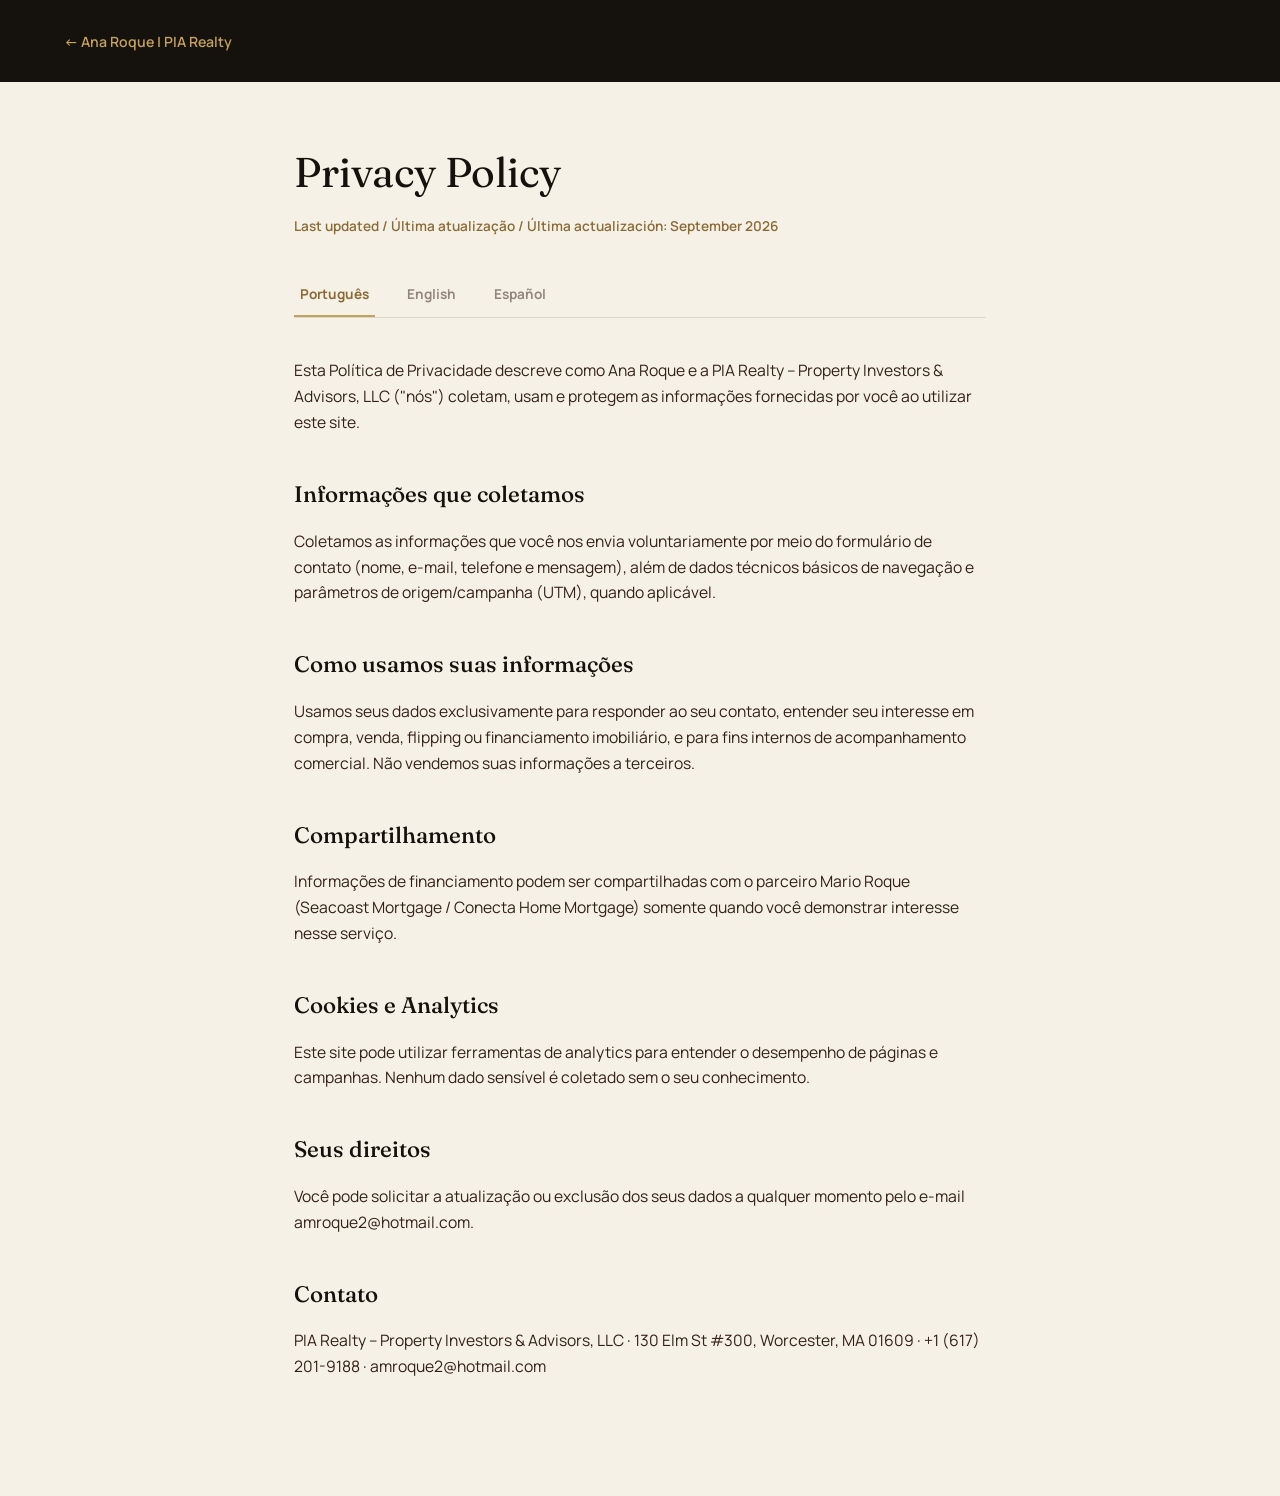
<file: privacy-policy.html>
<!doctype html>
<html lang="pt-BR">
<head>
<meta charset="UTF-8">
<meta name="viewport" content="width=device-width, initial-scale=1">
<title>Política de Privacidade / Privacy Policy / Política de Privacidad | Ana Roque — PIA Realty</title>
<meta name="description" content="Política de privacidade da Ana Roque / PIA Realty, LLC, disponível em português, inglês e espanhol.">
<meta name="robots" content="index, follow">
<link rel="canonical" href="https://www.anaroquerealty.com/privacy-policy.html">
<link rel="icon" type="image/svg+xml" href="favicon.svg">
<link rel="preconnect" href="https://fonts.googleapis.com">
<link rel="preconnect" href="https://fonts.gstatic.com" crossorigin>
<link href="https://fonts.googleapis.com/css2?family=Fraunces:ital,opsz,wght@0,9..144,400;0,9..144,500&family=Manrope:wght@400;500;600;700&display=swap" rel="stylesheet">
<style>
:root{ --ink:#15120d; --ivory:#f6f1e6; --champagne:#c6a15b; --champagne-deep:#8a6a35; --wine:#332017; --serif:"Fraunces", Georgia, serif; --sans:"Manrope", sans-serif; --line:rgba(21,18,13,0.12); }
*{box-sizing:border-box;}
body{margin:0; background:var(--ivory); color:var(--ink); font-family:var(--sans); line-height:1.65;}
.top{background:var(--ink); color:var(--ivory); padding:28px clamp(20px,6vw,64px);}
.top a{color:var(--champagne); text-decoration:none; font-size:0.88rem; font-weight:600;}
.wrap{max-width:820px; margin:0 auto; padding:56px clamp(20px,6vw,64px) 100px;}
h1{font-family:var(--serif); font-weight:400; font-size:clamp(1.8rem,3.6vw,2.6rem); margin:0 0 8px;}
h2{font-family:var(--serif); font-weight:500; font-size:1.4rem; margin:40px 0 14px;}
p,li{color:var(--wine); font-size:0.98rem;}
.updated{color:var(--champagne-deep); font-size:0.85rem; font-weight:600; margin-bottom:36px; display:block;}
.lang-tabs{display:flex; gap:8px; margin-bottom:40px; border-bottom:1px solid var(--line);}
.lang-tabs button{background:none; border:none; padding:12px 6px; margin-right:18px; font-family:var(--sans); font-weight:700; font-size:0.85rem; color:var(--wine); opacity:0.5; cursor:pointer; border-bottom:2px solid transparent;}
.lang-tabs button.active{opacity:1; color:var(--champagne-deep); border-color:var(--champagne);}
.lang-block{display:none;}
.lang-block.active{display:block;}
</style>
</head>
<body>
<div class="top"><a href="index.html">&larr; Ana Roque | PIA Realty</a></div>
<div class="wrap">
  <h1>Privacy Policy</h1>
  <span class="updated">Last updated / Última atualização / Última actualización: September 2026</span>

  <div class="lang-tabs" role="tablist">
    <button class="active" data-tab="pt">Português</button>
    <button data-tab="en">English</button>
    <button data-tab="es">Español</button>
  </div>

  <div class="lang-block active" id="tab-pt">
    <p>Esta Política de Privacidade descreve como Ana Roque e a PIA Realty &ndash; Property Investors &amp; Advisors, LLC ("nós") coletam, usam e protegem as informações fornecidas por você ao utilizar este site.</p>
    <h2>Informações que coletamos</h2>
    <p>Coletamos as informações que você nos envia voluntariamente por meio do formulário de contato (nome, e-mail, telefone e mensagem), além de dados técnicos básicos de navegação e parâmetros de origem/campanha (UTM), quando aplicável.</p>
    <h2>Como usamos suas informações</h2>
    <p>Usamos seus dados exclusivamente para responder ao seu contato, entender seu interesse em compra, venda, flipping ou financiamento imobiliário, e para fins internos de acompanhamento comercial. Não vendemos suas informações a terceiros.</p>
    <h2>Compartilhamento</h2>
    <p>Informações de financiamento podem ser compartilhadas com o parceiro Mario Roque (Seacoast Mortgage / Conecta Home Mortgage) somente quando você demonstrar interesse nesse serviço.</p>
    <h2>Cookies e Analytics</h2>
    <p>Este site pode utilizar ferramentas de analytics para entender o desempenho de páginas e campanhas. Nenhum dado sensível é coletado sem o seu conhecimento.</p>
    <h2>Seus direitos</h2>
    <p>Você pode solicitar a atualização ou exclusão dos seus dados a qualquer momento pelo e-mail amroque2@hotmail.com.</p>
    <h2>Contato</h2>
    <p>PIA Realty &ndash; Property Investors &amp; Advisors, LLC &middot; 130 Elm St #300, Worcester, MA 01609 &middot; +1 (617) 201-9188 &middot; amroque2@hotmail.com</p>
  </div>

  <div class="lang-block" id="tab-en">
    <p>This Privacy Policy describes how Ana Roque and PIA Realty &ndash; Property Investors &amp; Advisors, LLC ("we") collect, use and protect the information you provide when using this website.</p>
    <h2>Information we collect</h2>
    <p>We collect information you voluntarily submit through our contact form (name, email, phone and message), along with basic technical browsing data and source/campaign (UTM) parameters when applicable.</p>
    <h2>How we use your information</h2>
    <p>We use your data solely to respond to your inquiry, understand your interest in buying, selling, flipping or mortgage financing, and for internal sales follow-up. We do not sell your information to third parties.</p>
    <h2>Sharing</h2>
    <p>Financing-related information may be shared with our partner Mario Roque (Seacoast Mortgage / Conecta Home Mortgage) only when you express interest in that service.</p>
    <h2>Cookies & Analytics</h2>
    <p>This site may use analytics tools to understand page and campaign performance. No sensitive data is collected without your knowledge.</p>
    <h2>Your rights</h2>
    <p>You may request that we update or delete your data at any time by emailing amroque2@hotmail.com.</p>
    <h2>Contact</h2>
    <p>PIA Realty &ndash; Property Investors &amp; Advisors, LLC &middot; 130 Elm St #300, Worcester, MA 01609 &middot; +1 (617) 201-9188 &middot; amroque2@hotmail.com</p>
  </div>

  <div class="lang-block" id="tab-es">
    <p>Esta Política de Privacidad describe cómo Ana Roque y PIA Realty &ndash; Property Investors &amp; Advisors, LLC ("nosotros") recopilan, usan y protegen la información que usted proporciona al utilizar este sitio web.</p>
    <h2>Información que recopilamos</h2>
    <p>Recopilamos la información que usted envía voluntariamente a través del formulario de contacto (nombre, correo electrónico, teléfono y mensaje), junto con datos técnicos básicos de navegación y parámetros de origen/campaña (UTM), cuando corresponda.</p>
    <h2>Cómo usamos su información</h2>
    <p>Usamos sus datos únicamente para responder a su consulta, entender su interés en compra, venta, flipping o financiamiento hipotecario, y para seguimiento comercial interno. No vendemos su información a terceros.</p>
    <h2>Compartición</h2>
    <p>La información relacionada con financiamiento puede compartirse con nuestro socio Mario Roque (Seacoast Mortgage / Conecta Home Mortgage) solo cuando usted manifieste interés en ese servicio.</p>
    <h2>Cookies y Analítica</h2>
    <p>Este sitio puede utilizar herramientas de analítica para entender el rendimiento de páginas y campañas. No se recopilan datos sensibles sin su conocimiento.</p>
    <h2>Sus derechos</h2>
    <p>Puede solicitar la actualización o eliminación de sus datos en cualquier momento escribiendo a amroque2@hotmail.com.</p>
    <h2>Contacto</h2>
    <p>PIA Realty &ndash; Property Investors &amp; Advisors, LLC &middot; 130 Elm St #300, Worcester, MA 01609 &middot; +1 (617) 201-9188 &middot; amroque2@hotmail.com</p>
  </div>
</div>
<script>
document.querySelectorAll(".lang-tabs button").forEach(btn=>{
  btn.addEventListener("click", ()=>{
    document.querySelectorAll(".lang-tabs button").forEach(b=>b.classList.remove("active"));
    document.querySelectorAll(".lang-block").forEach(b=>b.classList.remove("active"));
    btn.classList.add("active");
    document.getElementById("tab-"+btn.getAttribute("data-tab")).classList.add("active");
  });
});
</script>
</body>
</html>
</file>
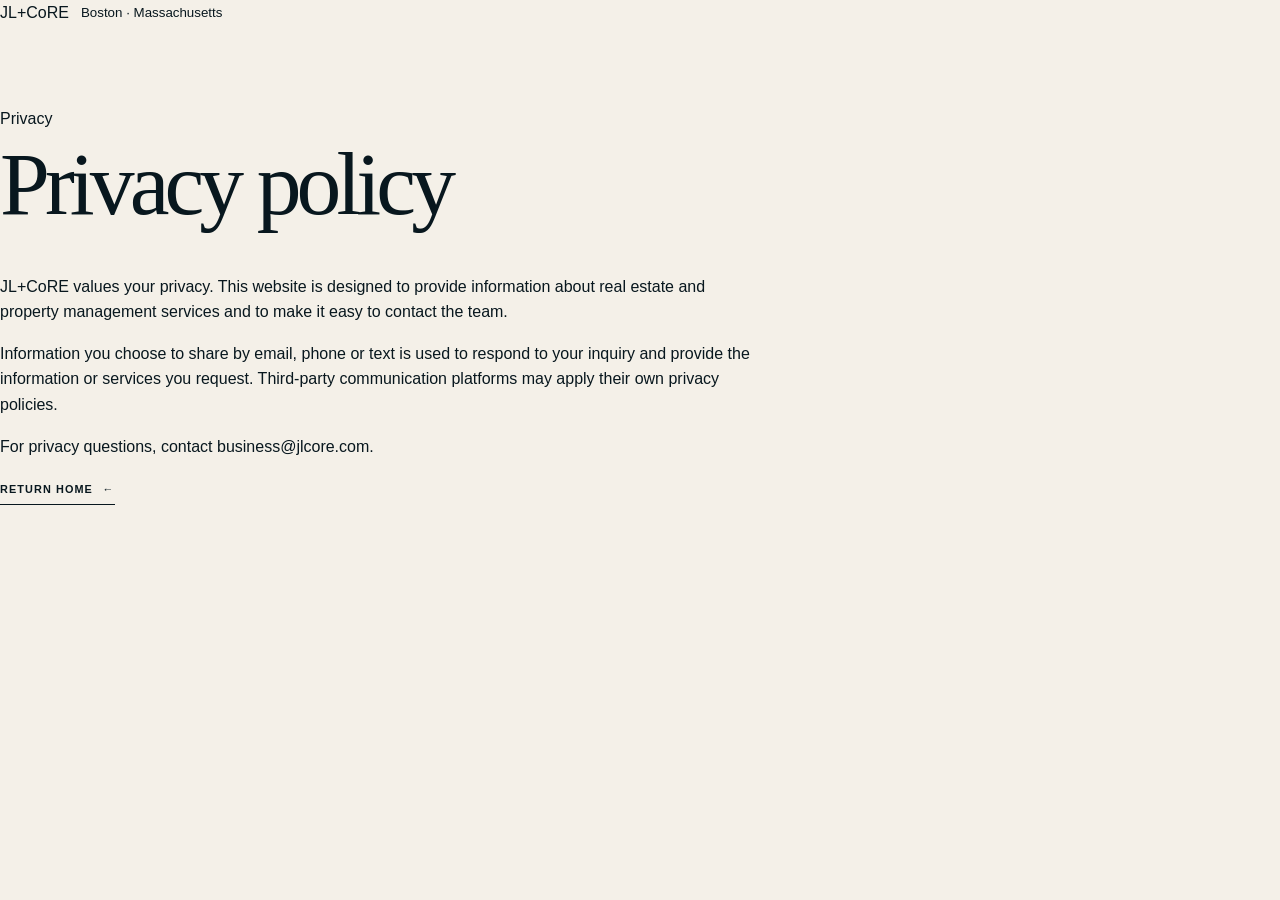
<file: privacy.html>
<!doctype html><html lang="en"><head><meta charset="utf-8"><meta name="viewport" content="width=device-width,initial-scale=1"><title>Privacy Policy | JL+CoRE</title><meta name="robots" content="noindex,nofollow"><link rel="stylesheet" href="styles.css"><link rel="icon" href="favicon.svg" type="image/svg+xml"></head><body><main class="section-pad" style="min-height:80vh"><a class="brand" href="index.html" style="margin-bottom:5rem"><span class="brand-main">JL<span>+</span>CoRE</span><small>Boston · Massachusetts</small></a><div class="section-kicker">Privacy</div><h1 class="display" style="font-size:clamp(3rem,7vw,6rem)">Privacy policy</h1><div style="max-width:760px;margin-top:3rem"><p>JL+CoRE values your privacy. This website is designed to provide information about real estate and property management services and to make it easy to contact the team.</p><p>Information you choose to share by email, phone or text is used to respond to your inquiry and provide the information or services you request. Third-party communication platforms may apply their own privacy policies.</p><p>For privacy questions, contact <a href="mailto:business@jlcore.com">business@jlcore.com</a>.</p><p><a class="text-link" href="index.html">Return home <span>←</span></a></p></div></main></body></html>
</file>
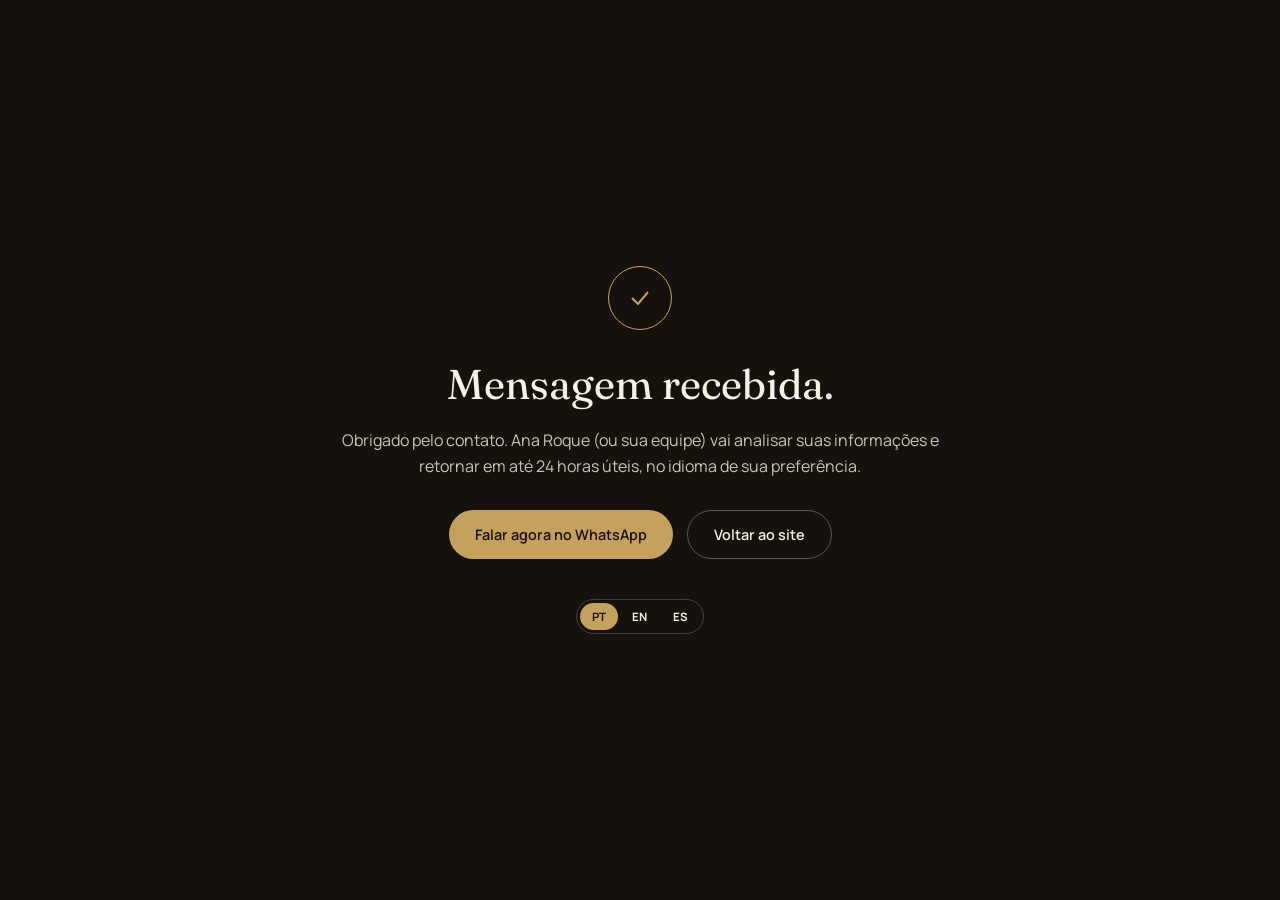
<file: thank-you.html>
<!doctype html>
<html lang="pt-BR" data-lang="pt">
<head>
<meta charset="UTF-8">
<meta name="viewport" content="width=device-width, initial-scale=1">
<title id="pageTitle">Obrigado | Ana Roque — PIA Realty</title>
<meta name="description" id="pageDesc" content="Recebemos sua mensagem. Ana Roque entrará em contato em breve.">
<meta name="robots" content="noindex, follow">
<link rel="canonical" href="https://www.anaroquerealty.com/thank-you.html">
<link rel="icon" type="image/svg+xml" href="favicon.svg">
<link rel="preconnect" href="https://fonts.googleapis.com">
<link rel="preconnect" href="https://fonts.gstatic.com" crossorigin>
<link href="https://fonts.googleapis.com/css2?family=Fraunces:ital,opsz,wght@0,9..144,400;0,9..144,500;1,9..144,400&family=Manrope:wght@400;500;600;700&display=swap" rel="stylesheet">
<style>
:root{
  --ink:#15120d; --ivory:#f6f1e6; --champagne:#c6a15b; --champagne-deep:#8a6a35;
  --serif:"Fraunces", Georgia, serif; --sans:"Manrope", sans-serif;
}
*{box-sizing:border-box;}
body{margin:0; background:var(--ink); color:var(--ivory); font-family:var(--sans); min-height:100svh; display:flex; align-items:center; justify-content:center; padding:24px; text-align:center;}
.wrap{max-width:600px;}
.check{width:64px; height:64px; border:1px solid var(--champagne); border-radius:50%; display:flex; align-items:center; justify-content:center; margin:0 auto 28px;}
h1{font-family:var(--serif); font-weight:400; font-size:clamp(1.8rem,4vw,2.6rem); margin:0 0 18px;}
p{color:rgba(246,241,230,0.8); line-height:1.6; margin:0 0 30px;}
.actions{display:flex; gap:14px; justify-content:center; flex-wrap:wrap;}
.btn{display:inline-flex; align-items:center; gap:8px; padding:14px 26px; border-radius:999px; font-weight:600; font-size:0.9rem;}
.btn-gold{background:var(--champagne); color:var(--ink); text-decoration:none;}
.btn-outline{border:1px solid rgba(246,241,230,0.3); color:var(--ivory); text-decoration:none;}
.lang-switch{margin-top:40px; display:inline-flex; gap:2px; border:1px solid rgba(246,241,230,0.2); border-radius:999px; padding:3px;}
.lang-switch button{background:none; border:none; color:var(--ivory); font-family:var(--sans); font-weight:700; font-size:0.72rem; padding:6px 12px; border-radius:999px; cursor:pointer;}
.lang-switch button[aria-pressed="true"]{background:var(--champagne); color:var(--ink);}
</style>
</head>
<body>
<div class="wrap">
  <div class="check" aria-hidden="true">
    <svg width="26" height="26" viewBox="0 0 26 26"><path d="M5 13l6 6L21 7" stroke="#c6a15b" stroke-width="2" fill="none"/></svg>
  </div>
  <h1 data-i18n="ty_title">Mensagem recebida.</h1>
  <p data-i18n="ty_body">Obrigado pelo contato. Ana Roque (ou sua equipe) vai analisar suas informações e retornar em até 24 horas úteis, no idioma de sua preferência.</p>
  <div class="actions">
    <a href="https://wa.me/16172019188" target="_blank" rel="noopener" class="btn btn-gold" data-i18n="ty_whatsapp">Falar agora no WhatsApp</a>
    <a href="index.html" class="btn btn-outline" data-i18n="ty_back">Voltar ao site</a>
  </div>
  <div class="lang-switch" role="group" aria-label="Language">
    <button data-lang-btn="pt" aria-pressed="true">PT</button>
    <button data-lang-btn="en" aria-pressed="false">EN</button>
    <button data-lang-btn="es" aria-pressed="false">ES</button>
  </div>
</div>
<script>
const tyTranslations = {
  pt:{ title:"Obrigado | Ana Roque — PIA Realty", desc:"Recebemos sua mensagem. Ana Roque entrará em contato em breve.",
       ty_title:"Mensagem recebida.", ty_body:"Obrigado pelo contato. Ana Roque (ou sua equipe) vai analisar suas informações e retornar em até 24 horas úteis, no idioma de sua preferência.",
       ty_whatsapp:"Falar agora no WhatsApp", ty_back:"Voltar ao site" },
  en:{ title:"Thank You | Ana Roque — PIA Realty", desc:"We received your message. Ana Roque will be in touch shortly.",
       ty_title:"Message received.", ty_body:"Thanks for reaching out. Ana Roque (or her team) will review your details and get back to you within 24 business hours, in your preferred language.",
       ty_whatsapp:"Chat now on WhatsApp", ty_back:"Back to the site" },
  es:{ title:"Gracias | Ana Roque — PIA Realty", desc:"Recibimos su mensaje. Ana Roque se pondrá en contacto pronto.",
       ty_title:"Mensaje recibido.", ty_body:"Gracias por escribir. Ana Roque (o su equipo) revisará su información y le responderá dentro de 24 horas hábiles, en el idioma de su preferencia.",
       ty_whatsapp:"Hablar ahora por WhatsApp", ty_back:"Volver al sitio" }
};
function applyTyLang(lang){
  const d = tyTranslations[lang] || tyTranslations.pt;
  document.documentElement.lang = lang === "pt" ? "pt-BR" : lang;
  document.getElementById("pageTitle").textContent = d.title;
  document.getElementById("pageDesc").setAttribute("content", d.desc);
  document.querySelectorAll("[data-i18n]").forEach(el=>{
    const key = el.getAttribute("data-i18n");
    if(d[key]) el.textContent = d[key];
  });
  document.querySelectorAll("[data-lang-btn]").forEach(btn=>{
    btn.setAttribute("aria-pressed", btn.getAttribute("data-lang-btn")===lang ? "true":"false");
  });
}
document.querySelectorAll("[data-lang-btn]").forEach(btn=>{
  btn.addEventListener("click", ()=> applyTyLang(btn.getAttribute("data-lang-btn")));
});
const qsLang = new URLSearchParams(window.location.search).get("lang");
applyTyLang(qsLang && tyTranslations[qsLang] ? qsLang : "pt");

// Conversion event fires once, real analytics ID to be wired at deploy
window.dataLayer = window.dataLayer || [];
window.dataLayer.push({ event: "lead_conversion", page: "thank-you" });
</script>
</body>
</html>
</file>
<file: styles.css>
:root{--ink:#08171e;--ink-2:#10252e;--paper:#f4f0e8;--warm:#e9dfd1;--accent:#c8763c;--accent-soft:#d99867;--cream:#fbf8f1;--line:rgba(10,26,33,.16);--serif:'Playfair Display',Georgia,serif;--sans:'DM Sans',Arial,sans-serif;--pad:clamp(1.25rem,4.3vw,5.8rem);--section:clamp(5.5rem,9vw,10rem);--ease:cubic-bezier(.2,.7,.2,1)}*{box-sizing:border-box}html{scroll-behavior:smooth}body{margin:0;background:var(--paper);color:var(--ink);font-family:var(--sans);font-size:16px;line-height:1.6}img,video{display:block;max-width:100%}a{color:inherit;text-decoration:none}button,input,select,textarea{font:inherit}.skip-link{position:fixed;left:1rem;top:-5rem;z-index:999;background:#fff;color:#000;padding:.8rem 1rem}.skip-link:focus{top:1rem}.progress{position:fixed;inset:0 0 auto 0;height:2px;z-index:500;background:transparent}.progress span{display:block;width:0;height:100%;background:var(--accent)}.section{padding:var(--section) var(--pad)}.section-light{background:var(--cream)}.section-warm{background:var(--warm)}.section-ink{background:var(--ink);color:#fff}.section-accent{background:var(--accent);color:#15100d}.eyebrow,.kicker{display:inline-block;font-size:.68rem;font-weight:700;letter-spacing:.14em;text-transform:uppercase}.eyebrow{color:#6f6961}.eyebrow.light{color:rgba(255,255,255,.64)}.eyebrow.dark{color:#382518}.display{font-family:var(--serif);font-size:clamp(3.1rem,7vw,7.6rem);line-height:.93;letter-spacing:-.055em;font-weight:500;margin:.7rem 0 1.5rem}.display em{font-weight:500;color:var(--accent);white-space:nowrap}.display.light{color:#fff}.display.light em{color:#e5a677}.button{display:inline-flex;align-items:center;justify-content:space-between;gap:1.4rem;min-height:54px;padding:.9rem 1.2rem;border:1px solid transparent;text-transform:uppercase;letter-spacing:.08em;font-size:.67rem;font-weight:700;transition:transform .25s var(--ease),background .25s,color .25s,border-color .25s}.button:hover{transform:translateY(-2px)}.button-accent{background:var(--accent);color:#fff}.button-dark{background:var(--ink);color:#fff}.button-ghost{border-color:rgba(255,255,255,.55);color:#fff;background:rgba(4,15,20,.18);backdrop-filter:blur(12px)}.text-link{display:inline-flex;gap:.6rem;align-items:center;text-transform:uppercase;letter-spacing:.1em;font-size:.68rem;font-weight:700;border-bottom:1px solid currentColor;padding-bottom:.35rem}.light-link{color:#fff}.header{position:fixed;z-index:200;top:0;left:0;right:0;height:92px;padding:0 var(--pad);display:grid;grid-template-columns:1fr auto 1fr;align-items:center;color:#fff;border-bottom:1px solid rgba(255,255,255,.18);transition:height .3s,background .3s,backdrop-filter .3s}.header.scrolled{height:76px;background:rgba(7,22,29,.9);backdrop-filter:blur(18px)}.brand{display:flex;align-items:center;gap:.75rem;justify-self:start}.brand-mark{width:42px;height:42px;display:grid;place-items:center;background:var(--accent);color:#fff;font-family:var(--serif);font-size:1.25rem;line-height:1}.brand-copy{display:flex;flex-direction:column;line-height:1.05}.brand-copy strong{font-size:.9rem;letter-spacing:.08em}.brand-copy small{font-size:.55rem;letter-spacing:.16em;text-transform:uppercase;opacity:.7;margin-top:.25rem}.nav{display:flex;gap:2rem;align-items:center}.nav a,.header-cta{font-size:.65rem;text-transform:uppercase;letter-spacing:.1em;font-weight:700}.header-cta{justify-self:end;display:flex;gap:.75rem}.menu-toggle{display:none;justify-self:end;background:none;border:0;width:38px;height:38px;padding:8px}.menu-toggle span{display:block;height:1px;background:#fff;margin:7px 0}.mobile-nav{position:fixed;z-index:190;inset:0;background:var(--ink);color:#fff;padding:9rem var(--pad) 3rem;display:flex;flex-direction:column;gap:1.7rem}.mobile-nav[hidden]{display:none}.mobile-nav a{font-family:var(--serif);font-size:2.3rem}.hero{position:relative;min-height:100svh;display:flex;align-items:flex-end;overflow:hidden;color:#fff;background:var(--ink);padding:150px var(--pad) 8vh}.hero-video,.hero-poster,.hero-shade,.hero-grain{position:absolute;inset:0;width:100%;height:100%}.hero-video{z-index:1;object-fit:cover;object-position:center;filter:saturate(.72) contrast(1.08) brightness(.88)}.hero-poster{z-index:0;background:url('brookline.jpg') center/cover no-repeat}.hero-shade{z-index:2;background:linear-gradient(90deg,rgba(4,15,20,.82) 0%,rgba(4,15,20,.52) 44%,rgba(4,15,20,.2) 72%),linear-gradient(0deg,rgba(4,15,20,.64) 0%,rgba(4,15,20,0) 52%)}.hero-grain{z-index:3;opacity:.07;pointer-events:none;background-image:url("data:image/svg+xml,%3Csvg viewBox='0 0 180 180' xmlns='http://www.w3.org/2000/svg'%3E%3Cfilter id='n'%3E%3CfeTurbulence type='fractalNoise' baseFrequency='.9' numOctaves='3' stitchTiles='stitch'/%3E%3C/filter%3E%3Crect width='100%25' height='100%25' filter='url(%23n)' opacity='.6'/%3E%3C/svg%3E")}.hero-content{position:relative;z-index:4;max-width:1060px}.hero .kicker{color:#e7b58f}.hero h1{font-family:var(--serif);font-size:clamp(4.1rem,9.7vw,10rem);line-height:.86;letter-spacing:-.06em;font-weight:500;margin:1rem 0 1.6rem}.hero h1 em{font-weight:500;color:#fff}.hero-content>p{max-width:680px;font-size:1rem;color:rgba(255,255,255,.78);margin:0 0 2rem}.hero-actions{display:flex;gap:.8rem;flex-wrap:wrap}.hero-signature{position:absolute;z-index:4;right:var(--pad);bottom:8vh;text-align:right;border-right:1px solid rgba(255,255,255,.38);padding-right:1rem}.hero-signature span{font-family:var(--serif);font-size:1.65rem}.hero-signature small{display:block;text-transform:uppercase;letter-spacing:.12em;font-size:.55rem;color:rgba(255,255,255,.65)}.motion-toggle{position:absolute;z-index:6;right:var(--pad);top:118px;background:rgba(5,18,24,.28);border:1px solid rgba(255,255,255,.26);color:#fff;padding:.6rem .8rem;display:flex;align-items:center;gap:.5rem;font-size:.58rem;letter-spacing:.08em;text-transform:uppercase;backdrop-filter:blur(10px)}.motion-dot{width:7px;height:7px;border-radius:50%;background:var(--accent)}.scroll-cue{position:absolute;z-index:4;left:var(--pad);bottom:2.3rem;font-size:.58rem;letter-spacing:.14em;text-transform:uppercase;display:flex;gap:.6rem;align-items:center;color:rgba(255,255,255,.72)}.scroll-cue span{width:34px;height:1px;background:rgba(255,255,255,.5)}.statement{display:grid;grid-template-columns:.45fr 1.55fr;gap:6vw;align-items:start}.statement-mark{font-family:var(--serif);font-size:clamp(5rem,11vw,11rem);line-height:.8;color:rgba(8,23,30,.08);letter-spacing:-.08em}.statement-copy{max-width:1000px}.statement-copy .display{font-size:clamp(3.6rem,6.8vw,7.2rem)}.statement-copy>p{max-width:720px;font-size:1.05rem;color:#59534e}.split-head{display:grid;grid-template-columns:1.35fr .65fr;gap:6vw;align-items:end;margin-bottom:5rem}.split-head .head-copy{max-width:500px;color:rgba(255,255,255,.68)}.head-copy .text-link{margin-top:1.2rem}.listing-editorial{display:grid;grid-template-columns:1.3fr .7fr;gap:5vw;align-items:center;padding:3rem 0 6rem;border-top:1px solid rgba(255,255,255,.13)}.listing-editorial-reverse{grid-template-columns:.7fr 1.3fr}.listing-editorial-reverse .listing-gallery{order:2}.listing-editorial-reverse .listing-info{order:1}.listing-gallery{display:grid;grid-template-columns:1.35fr .65fr;grid-template-rows:1fr 1fr;gap:.55rem;min-height:620px}.listing-gallery img{width:100%;height:100%;object-fit:cover}.listing-gallery img:first-child{grid-row:1/3}.listing-info{padding:1rem 0}.listing-tag{display:block;font-size:.62rem;letter-spacing:.13em;text-transform:uppercase;color:#d5a27d}.listing-info h3{font-family:var(--serif);font-size:clamp(2.7rem,5vw,5.4rem);font-weight:500;line-height:.96;letter-spacing:-.04em;margin:1rem 0 1.3rem}.listing-price{font-family:var(--serif);font-size:2.2rem;color:#fff}.listing-price small{font-family:var(--sans);font-size:.54rem;letter-spacing:.12em;text-transform:uppercase;color:rgba(255,255,255,.5);margin-left:.5rem}.listing-meta{display:flex;gap:1rem;flex-wrap:wrap;margin:1.5rem 0;color:rgba(255,255,255,.65);font-size:.7rem;text-transform:uppercase;letter-spacing:.08em}.listing-meta span:not(:last-child):after{content:'·';margin-left:1rem}.listing-info p{color:rgba(255,255,255,.62);max-width:500px}.listing-strip{display:grid;grid-template-columns:180px 1fr auto;gap:2rem;align-items:center;border-top:1px solid rgba(255,255,255,.13);border-bottom:1px solid rgba(255,255,255,.13);padding:1.2rem 0}.listing-strip img{width:180px;height:110px;object-fit:cover}.listing-strip div{display:flex;flex-direction:column}.listing-strip span{font-size:.58rem;letter-spacing:.12em;text-transform:uppercase;color:#d5a27d}.listing-strip strong{font-family:var(--serif);font-size:1.55rem}.listing-strip small{color:rgba(255,255,255,.54)}.listing-strip>a{font-size:.63rem;text-transform:uppercase;letter-spacing:.1em;border-bottom:1px solid currentColor;padding-bottom:.25rem}.jessica{display:grid;grid-template-columns:1fr 1fr;gap:7vw;align-items:center}.jessica-photo{position:relative;min-height:760px}.jessica-photo:before{content:'';position:absolute;inset:5% -5% -5% 5%;border:1px solid rgba(8,23,30,.2);z-index:0}.jessica-photo img{position:absolute;inset:0;width:100%;height:100%;object-fit:cover;object-position:center 18%;filter:saturate(.88);z-index:1}.jessica-copy .display{font-size:clamp(4rem,7vw,7.4rem)}.jessica-copy .lead{font-family:var(--serif);font-size:clamp(1.45rem,2.5vw,2.3rem);line-height:1.3;max-width:720px}.jessica-copy>p:not(.lead){max-width:640px;color:#625b55}.jessica-actions{margin-top:2rem;display:flex;gap:1.4rem;align-items:center;flex-wrap:wrap}.services-intro{max-width:1000px;margin-bottom:3.5rem}.service-grid{display:grid;grid-template-columns:repeat(4,1fr);border-top:1px solid var(--line);border-left:1px solid var(--line)}.service-card{min-height:390px;padding:2rem;display:flex;flex-direction:column;border-right:1px solid var(--line);border-bottom:1px solid var(--line);transition:background .3s,transform .3s}.service-card:hover{background:#efe8dd;transform:translateY(-4px)}.service-card>span{font-size:.58rem;color:#8b8279;letter-spacing:.1em}.service-card h3{font-family:var(--serif);font-size:3.2rem;font-weight:500;margin:auto 0 1rem}.service-card p{color:#69625b}.service-card a{margin-top:auto;font-size:.62rem;text-transform:uppercase;letter-spacing:.1em}.service-card-accent{background:var(--accent);color:#fff}.service-card-accent:hover{background:#bd6b34}.service-card-accent p{color:rgba(255,255,255,.77)}.boston-film{position:relative;min-height:880px;display:flex;align-items:flex-end;padding:var(--section) var(--pad);overflow:hidden;background:var(--ink);color:#fff}.film-video,.film-poster,.film-shade{position:absolute;inset:0;width:100%;height:100%}.film-video{z-index:1;object-fit:cover;object-position:center;filter:saturate(.72) contrast(1.08) brightness(.82)}.film-poster{z-index:0;background:url('53-warren-exterior.jpg') center/cover no-repeat}.film-shade{z-index:2;background:linear-gradient(90deg,rgba(4,15,20,.8) 0%,rgba(4,15,20,.4) 52%,rgba(4,15,20,.14) 100%),linear-gradient(0deg,rgba(4,15,20,.68),transparent 60%)}.film-copy{position:relative;z-index:3;max-width:900px}.film-copy .display{font-size:clamp(4rem,8vw,8.8rem)}.film-copy p{max-width:650px;color:rgba(255,255,255,.75);font-size:1.02rem}.management{display:grid;grid-template-columns:.8fr 1.2fr;gap:7vw;align-items:center}.management-copy p{max-width:560px;color:rgba(255,255,255,.65);margin-bottom:2rem}.management-visual{position:relative;min-height:720px}.management-visual img{position:absolute;inset:0;width:100%;height:100%;object-fit:cover}.management-note{position:absolute;left:-3rem;bottom:2rem;width:min(340px,70%);background:var(--paper);color:var(--ink);padding:1.5rem}.management-note span{font-size:.58rem;letter-spacing:.12em;text-transform:uppercase;color:#786f66}.management-note strong{display:block;font-family:var(--serif);font-size:1.8rem;line-height:1.15;margin-top:.5rem}.reviews-head{max-width:860px}.reviews-head>p{color:#625b55}.review-rail{display:flex;gap:1rem;overflow-x:auto;scroll-snap-type:x mandatory;scrollbar-width:none;margin-top:3rem;padding-bottom:1rem}.review-rail::-webkit-scrollbar{display:none}.review-card{flex:0 0 min(460px,82vw);min-height:420px;background:var(--cream);border:1px solid rgba(8,23,30,.12);padding:2rem;display:flex;flex-direction:column;scroll-snap-align:start}.review-card>span{font-size:.58rem;letter-spacing:.12em;text-transform:uppercase;color:#96745f}.review-card blockquote{font-family:var(--serif);font-size:clamp(1.65rem,2.4vw,2.35rem);line-height:1.22;margin:auto 0;color:#1a272c}.review-card footer{font-size:.65rem;letter-spacing:.1em;text-transform:uppercase}.reviews-controls{display:flex;justify-content:flex-end;gap:.75rem;align-items:center;margin-top:1.1rem}.reviews-controls button{width:46px;height:46px;border:1px solid var(--line);background:transparent}.reviews-controls span{font-size:.58rem;text-transform:uppercase;letter-spacing:.1em;color:#756e67}.team-intro{max-width:900px}.team-grid{display:grid;grid-template-columns:1fr 1fr .8fr;gap:1rem;margin-top:3rem}.person-card{position:relative;min-height:620px;overflow:hidden;background:#ddd}.person-card img{position:absolute;inset:0;width:100%;height:100%;object-fit:cover;object-position:center top;filter:grayscale(.2) saturate(.75)}.person-card:after{content:'';position:absolute;inset:45% 0 0;background:linear-gradient(transparent,rgba(7,22,29,.86))}.person-card div{position:absolute;z-index:2;left:1.5rem;bottom:1.5rem;color:#fff;display:flex;flex-direction:column}.person-card span{font-size:.58rem;text-transform:uppercase;letter-spacing:.12em;color:#dca57b}.person-card strong{font-family:var(--serif);font-size:2rem}.team-manifesto{background:var(--ink);color:#fff;min-height:620px;padding:2rem;display:flex;flex-direction:column;justify-content:space-between}.team-manifesto span{font-family:var(--serif);font-size:6rem;color:var(--accent)}.team-manifesto p{font-family:var(--serif);font-size:2.2rem;line-height:1.18}.valuation{display:grid;grid-template-columns:1.2fr .8fr;gap:6vw;align-items:end}.valuation .display em{color:var(--ink)}.valuation-form{display:flex;gap:.8rem;align-items:end}.valuation-form label{flex:1}.valuation-form label span{display:block;font-size:.58rem;letter-spacing:.12em;text-transform:uppercase;margin-bottom:.5rem}.valuation-form input{width:100%;background:transparent;border:0;border-bottom:1px solid rgba(0,0,0,.45);padding:.9rem .1rem;outline:0}.contact{display:grid;grid-template-columns:1.3fr .7fr;gap:0;padding:0}.contact-main{padding:var(--section) var(--pad)}.contact-main>p{color:rgba(255,255,255,.65);max-width:620px}.contact-form{margin-top:3rem}.field-grid{display:grid;grid-template-columns:1fr 1fr;gap:0 1.3rem}.contact-form label{display:flex;flex-direction:column;gap:.4rem;margin-bottom:1.35rem;font-size:.58rem;text-transform:uppercase;letter-spacing:.1em;color:#aab6bb}.contact-form input,.contact-form select,.contact-form textarea{border:0;border-bottom:1px solid rgba(255,255,255,.28);background:transparent;color:#fff;padding:.85rem 0;outline:0;text-transform:none;letter-spacing:0}.contact-form textarea{border:1px solid rgba(255,255,255,.28);padding:.85rem}.contact-form option{color:#111}.contact-form input:focus,.contact-form select:focus,.contact-form textarea:focus{border-color:var(--accent)}.form-bottom{display:flex;gap:1rem;align-items:center}.form-bottom small{max-width:330px;color:#8fa0a6;font-size:.65rem}.form-status{color:#e6aa7c;font-size:.8rem}.contact-aside{background:#0d2028;padding:var(--section) 4vw}.contact-card{padding:1.45rem 0;border-bottom:1px solid rgba(255,255,255,.12);display:flex;flex-direction:column}.contact-card>span{font-size:.58rem;letter-spacing:.12em;text-transform:uppercase;color:#7f939c}.contact-card a,.contact-card address{font-family:var(--serif);font-size:1.65rem;font-style:normal}.contact-card a small{font-family:var(--sans);font-size:.55rem;letter-spacing:.1em;text-transform:uppercase;color:#d89a6e}.footer{background:#061218;color:#fff;padding:2.5rem var(--pad);display:grid;grid-template-columns:1fr auto 1fr;gap:2rem;align-items:end;border-top:1px solid rgba(255,255,255,.1)}.footer-links{display:flex;gap:1.2rem;font-size:.6rem;text-transform:uppercase;letter-spacing:.1em}.footer-meta{justify-self:end;text-align:right;display:flex;flex-direction:column;color:#819299;font-size:.58rem}.mobile-contact-bar{display:none}.reveal{opacity:0;transform:translateY(24px);transition:opacity .85s var(--ease),transform .85s var(--ease)}.reveal.visible{opacity:1;transform:none}.paused .motion-media{display:none}.paused .motion-dot{background:#fff}@media(prefers-reduced-motion:reduce){html{scroll-behavior:auto}.motion-media{display:none!important}.reveal{opacity:1!important;transform:none!important;transition:none!important}.motion-toggle{display:none}}
@media(max-width:1100px){.header{grid-template-columns:1fr auto}.nav,.header-cta{display:none}.menu-toggle{display:block}.hero-signature{display:none}.statement,.split-head,.jessica,.management,.valuation,.contact{grid-template-columns:1fr}.statement-mark{display:none}.listing-editorial,.listing-editorial-reverse{grid-template-columns:1fr}.listing-editorial-reverse .listing-gallery,.listing-editorial-reverse .listing-info{order:initial}.listing-gallery{min-height:580px}.service-grid{grid-template-columns:1fr 1fr}.management-visual{min-height:650px}.management-note{left:1rem}.team-grid{grid-template-columns:1fr 1fr}.team-manifesto{grid-column:1/-1;min-height:340px}.valuation-form{max-width:700px}.contact-aside{padding:5rem var(--pad)}.footer{grid-template-columns:1fr}.footer-meta{justify-self:start;text-align:left}}
@media(max-width:700px){:root{--pad:1.15rem;--section:5.5rem}.header{height:72px}.header.scrolled{height:68px}.brand-mark{width:34px;height:34px}.brand-copy strong{font-size:.78rem}.hero{min-height:820px;padding-top:105px;padding-bottom:6rem}.hero h1{font-size:clamp(4.2rem,19vw,6.5rem)}.hero-content>p{font-size:.93rem}.hero-actions{flex-direction:column;align-items:stretch}.motion-toggle{top:84px;right:1.15rem}.scroll-cue{bottom:1.6rem}.display{font-size:clamp(3.3rem,16vw,5.5rem)}.listing-gallery{grid-template-columns:1fr 1fr;grid-template-rows:330px 200px;min-height:auto}.listing-gallery img:first-child{grid-column:1/3;grid-row:auto}.listing-info h3{font-size:3.1rem}.listing-strip{grid-template-columns:110px 1fr}.listing-strip img{width:110px;height:90px}.listing-strip>a{grid-column:1/-1}.jessica-photo{min-height:560px}.service-grid{grid-template-columns:1fr}.service-card{min-height:310px}.boston-film{min-height:760px}.management-visual{min-height:520px}.review-card{min-height:380px}.team-grid{grid-template-columns:1fr}.person-card,.team-manifesto{min-height:500px}.team-manifesto{grid-column:auto}.valuation-form{flex-direction:column;align-items:stretch}.field-grid{grid-template-columns:1fr}.form-bottom{flex-direction:column;align-items:flex-start}.footer-links{flex-wrap:wrap}.mobile-contact-bar{display:grid;position:fixed;z-index:250;left:0;right:0;bottom:0;grid-template-columns:1fr 1fr 1fr;background:rgba(251,248,241,.96);color:var(--ink);border-top:1px solid var(--line);backdrop-filter:blur(18px);min-height:70px}.mobile-contact-bar a{display:flex;flex-direction:column;align-items:center;justify-content:center;border-right:1px solid var(--line);text-transform:uppercase}.mobile-contact-bar a:last-child{border-right:0}.mobile-contact-bar a span{font-size:.68rem;font-weight:700;letter-spacing:.09em}.mobile-contact-bar a small{font-size:.52rem;letter-spacing:.08em;opacity:.65}.mobile-contact-bar .mobile-action-primary{background:var(--accent);color:#fff}body{padding-bottom:70px}}
</file>
